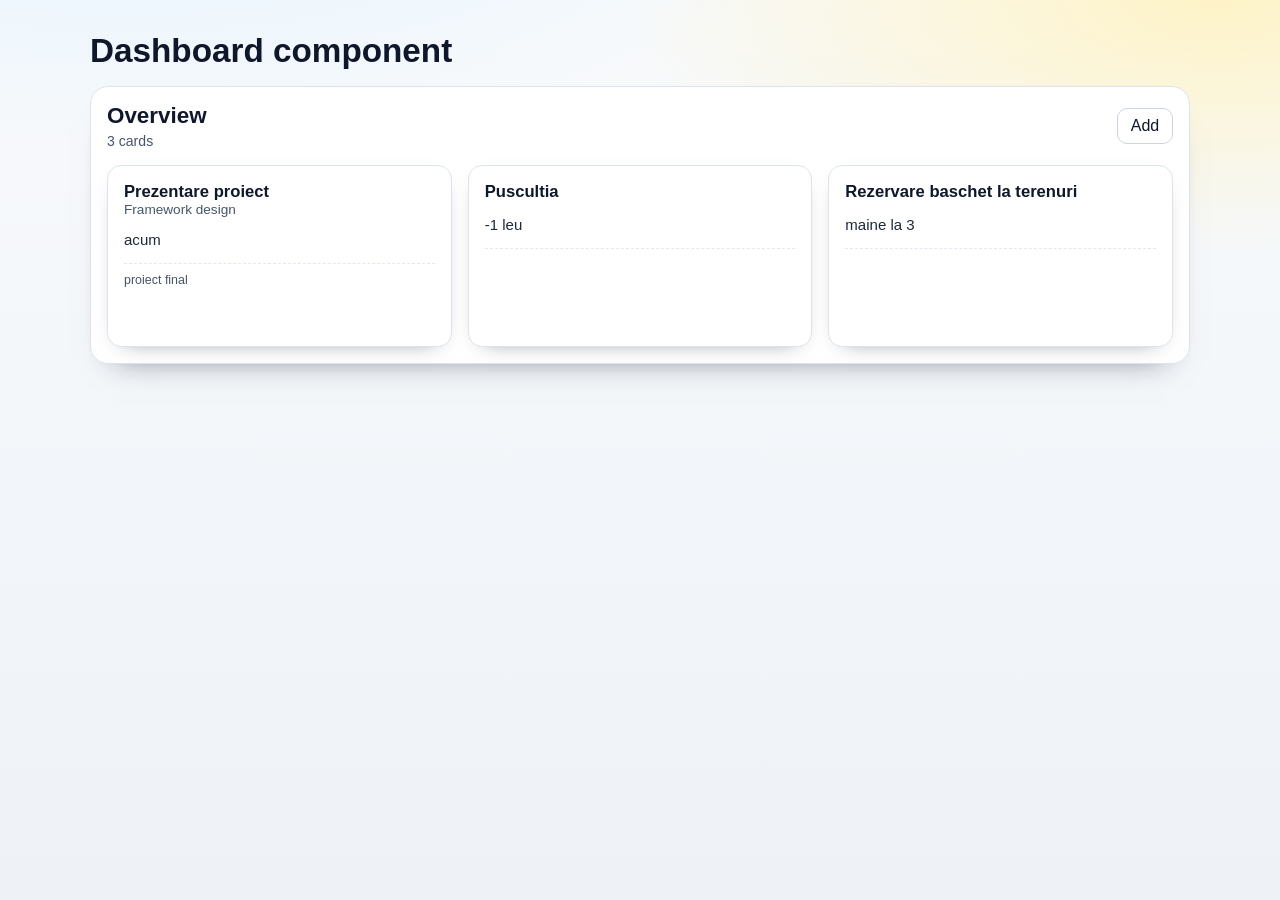
<file: index.html>
<!doctype html>
<html lang="en">
	<head>
		<meta charset="UTF-8" />
		<meta name="viewport" content="width=device-width, initial-scale=1.0" />
		<title>Dashboard component</title>
		<link rel="stylesheet" href="./src/styles/dashboard-theme.css" />
	</head>

	<body>
		<main class="page">
			<header class="hero">
				<h1>Dashboard component</h1>
			</header>

			<smart-dashboard id="main-dashboard" title="Overview"></smart-dashboard>
		</main>

		<script type="module" src="./src/app.js"></script>
	</body>
</html>
</file>
<file: src/styles/dashboard-theme.css>
:root {
	color-scheme: light;
}

* {
	box-sizing: border-box;
}

body {
	margin: 0;
	min-height: 100vh;
	font-family: "Trebuchet MS", "Segoe UI", sans-serif;
	color: #0f172a;
	background:
		radial-gradient(1200px 500px at 10% -20%, #e0f2fe, transparent 65%),
		radial-gradient(1000px 420px at 95% 0%, #fef3c7, transparent 60%),
		linear-gradient(180deg, #f8fafc 0%, #eef2f7 100%);
}

.page {
	width: min(1100px, 94vw);
	margin: 0 auto;
	padding: 2rem 0 2.4rem;
	display: grid;
	gap: 1rem;
}

.hero {
	display: grid;
	gap: 0.35rem;
}

.eyebrow {
	margin: 0;
	font-size: 0.78rem;
	text-transform: uppercase;
	letter-spacing: 0.1em;
	color: #0369a1;
	font-weight: 700;
}

.hero h1 {
	margin: 0;
	font-size: clamp(1.4rem, 2.6vw, 2.1rem);
}

.hero p {
	margin: 0;
	color: #334155;
	max-width: 70ch;
}

.controls {
	display: flex;
	flex-wrap: wrap;
	gap: 0.6rem;
}

.controls button {
	border-radius: 10px;
	border: 1px solid #cbd5e1;
	background: #ffffff;
	color: #0f172a;
	font: inherit;
	padding: 0.48rem 0.78rem;
	cursor: pointer;
}

.controls button:hover {
	background: #f8fafc;
}

.status {
	margin: 0;
	color: #334155;
	font-size: 0.9rem;
}

smart-dashboard {
	--sd-font-family: "Trebuchet MS", "Segoe UI", sans-serif;
	--sd-color-surface: #ffffff;
	--sd-color-surface-border: #dbe4ee;
	--sd-color-text: #0f172a;
	--sd-color-muted: #475569;
	--sd-color-action-bg: #ffffff;
	--sd-color-action-border: #cbd5e1;
	--sd-color-action-hover: #f8fafc;
	--sd-radius-panel: 18px;
	--sd-grid-gap: 1rem;
	--sd-grid-columns: repeat(auto-fit, minmax(240px, 1fr));
	--dg-card-bg: #ffffff;
	--dg-card-border-color: #dbe4ee;
	--dg-actions-bg: #ffffff;
	--dg-actions-border-color: #cbd5e1;
	--dg-actions-hover-bg: #f8fafc;
	--dg-card-radius: 14px;
}

@media (max-width: 720px) {
	.page {
		width: min(100%, 94vw);
		padding-top: 1.2rem;
	}
}
</file>
